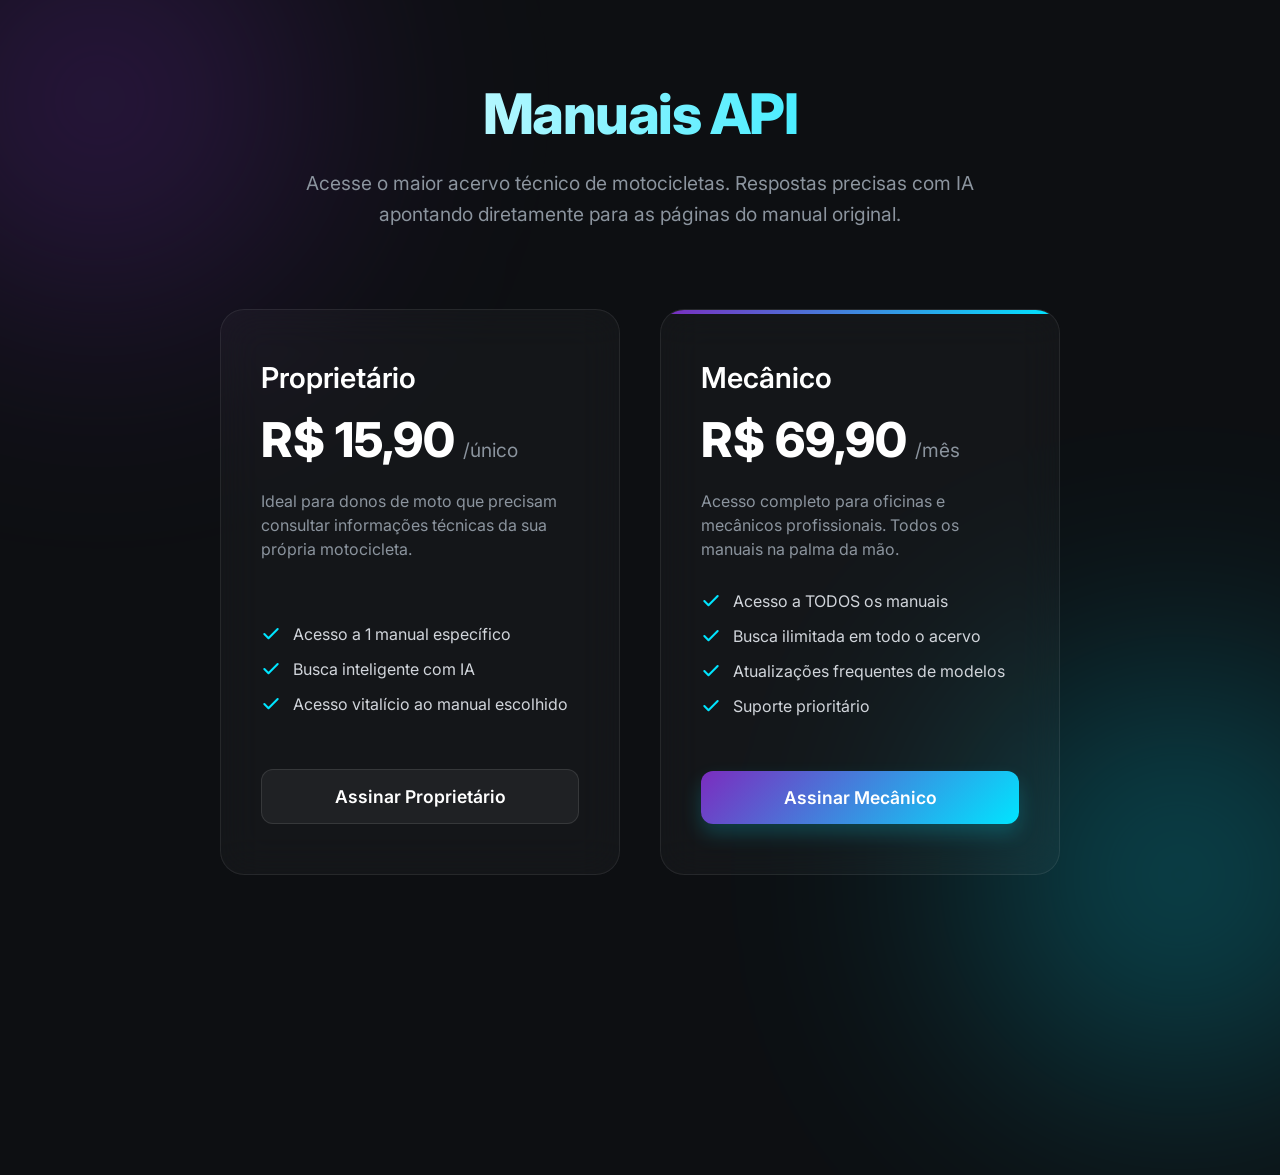
<file: app/static/sales.html>
<!DOCTYPE html>
<html lang="pt-BR">
<head>
    <meta charset="UTF-8">
    <meta name="viewport" content="width=device-width, initial-scale=1.0">
    <title>Manuais API - Acesso Exclusivo</title>
    <link href="https://fonts.googleapis.com/css2?family=Inter:wght@300;400;600;800&display=swap" rel="stylesheet">
    <style>
        :root {
            --bg-color: #0d0f12;
            --card-bg: rgba(255, 255, 255, 0.03);
            --card-border: rgba(255, 255, 255, 0.08);
            --primary: #00e5ff;
            --primary-hover: #00b3cc;
            --secondary: #7b2cbf;
            --text-main: #ffffff;
            --text-muted: #8b949e;
        }

        * {
            box-sizing: border-box;
            margin: 0;
            padding: 0;
            font-family: 'Inter', sans-serif;
        }

        body {
            background-color: var(--bg-color);
            color: var(--text-main);
            min-height: 100vh;
            display: flex;
            flex-direction: column;
            align-items: center;
            overflow-x: hidden;
            position: relative;
        }

        /* Background glow effects */
        .glow-1, .glow-2 {
            position: absolute;
            width: 600px;
            height: 600px;
            border-radius: 50%;
            filter: blur(120px);
            z-index: -1;
            opacity: 0.4;
            animation: float 10s infinite alternate ease-in-out;
        }

        .glow-1 {
            background: radial-gradient(circle, var(--secondary) 0%, transparent 70%);
            top: -200px;
            left: -200px;
        }

        .glow-2 {
            background: radial-gradient(circle, var(--primary) 0%, transparent 70%);
            bottom: -200px;
            right: -200px;
            animation-delay: -5s;
        }

        @keyframes float {
            0% { transform: translate(0, 0) scale(1); }
            100% { transform: translate(50px, 50px) scale(1.1); }
        }

        header {
            text-align: center;
            padding: 80px 20px 40px;
            max-width: 800px;
        }

        h1 {
            font-size: 3.5rem;
            font-weight: 800;
            background: linear-gradient(90deg, #fff, var(--primary));
            -webkit-background-clip: text;
            -webkit-text-fill-color: transparent;
            margin-bottom: 20px;
            letter-spacing: -1.5px;
        }

        header p {
            font-size: 1.2rem;
            color: var(--text-muted);
            line-height: 1.6;
        }

        .pricing-container {
            display: flex;
            gap: 40px;
            padding: 40px 20px 100px;
            max-width: 1000px;
            width: 100%;
            flex-wrap: wrap;
            justify-content: center;
        }

        .card {
            background: var(--card-bg);
            border: 1px solid var(--card-border);
            border-radius: 24px;
            padding: 50px 40px;
            width: 100%;
            max-width: 400px;
            backdrop-filter: blur(20px);
            -webkit-backdrop-filter: blur(20px);
            display: flex;
            flex-direction: column;
            transition: transform 0.4s cubic-bezier(0.175, 0.885, 0.32, 1.275), box-shadow 0.4s ease;
            position: relative;
            overflow: hidden;
        }

        .card::before {
            content: '';
            position: absolute;
            top: 0;
            left: 0;
            width: 100%;
            height: 4px;
            background: transparent;
            transition: background 0.4s ease;
        }

        .card:hover {
            transform: translateY(-10px);
            box-shadow: 0 30px 60px rgba(0,0,0,0.4);
            border-color: rgba(255, 255, 255, 0.2);
        }

        .card.premium::before {
            background: linear-gradient(90deg, var(--secondary), var(--primary));
        }

        .card h2 {
            font-size: 1.8rem;
            font-weight: 600;
            margin-bottom: 15px;
        }

        .price {
            font-size: 3rem;
            font-weight: 800;
            margin-bottom: 20px;
            display: flex;
            align-items: baseline;
        }

        .price span {
            font-size: 1.2rem;
            color: var(--text-muted);
            font-weight: 400;
            margin-left: 8px;
        }

        .description {
            color: var(--text-muted);
            margin-bottom: 30px;
            line-height: 1.5;
            flex-grow: 1;
        }

        .features {
            list-style: none;
            margin-bottom: 40px;
        }

        .features li {
            display: flex;
            align-items: center;
            margin-bottom: 15px;
            color: #d1d5db;
        }

        .features li svg {
            width: 20px;
            height: 20px;
            margin-right: 12px;
            fill: none;
            stroke: var(--primary);
            stroke-width: 2.5;
            stroke-linecap: round;
            stroke-linejoin: round;
        }

        .btn {
            background: rgba(255,255,255,0.05);
            color: #fff;
            text-decoration: none;
            padding: 16px 32px;
            border-radius: 12px;
            text-align: center;
            font-weight: 600;
            font-size: 1.1rem;
            border: 1px solid rgba(255,255,255,0.1);
            transition: all 0.3s ease;
            cursor: pointer;
            width: 100%;
        }

        .btn:hover {
            background: rgba(255,255,255,0.1);
            transform: scale(1.02);
        }

        .btn-primary {
            background: linear-gradient(135deg, var(--secondary), var(--primary));
            border: none;
            box-shadow: 0 10px 20px rgba(0, 229, 255, 0.2);
        }

        .btn-primary:hover {
            background: linear-gradient(135deg, #8c36db, #00f0ff);
            box-shadow: 0 15px 30px rgba(0, 229, 255, 0.3);
        }

        @media (max-width: 768px) {
            h1 { font-size: 2.5rem; }
            .pricing-container { flex-direction: column; align-items: center; }
            .card { width: 100%; }
        }
    </style>
</head>
<body>
    <div class="glow-1"></div>
    <div class="glow-2"></div>

    <header>
        <h1>Manuais API</h1>
        <p>Acesse o maior acervo técnico de motocicletas. Respostas precisas com IA apontando diretamente para as páginas do manual original.</p>
    </header>

    <div class="pricing-container">
        <!-- Plano Proprietário -->
        <div class="card">
            <h2>Proprietário</h2>
            <div class="price">R$ 15,90<span>/único</span></div>
            <p class="description">Ideal para donos de moto que precisam consultar informações técnicas da sua própria motocicleta.</p>
            
            <ul class="features">
                <li>
                    <svg viewBox="0 0 24 24"><polyline points="20 6 9 17 4 12"></polyline></svg>
                    Acesso a 1 manual específico
                </li>
                <li>
                    <svg viewBox="0 0 24 24"><polyline points="20 6 9 17 4 12"></polyline></svg>
                    Busca inteligente com IA
                </li>
                <li>
                    <svg viewBox="0 0 24 24"><polyline points="20 6 9 17 4 12"></polyline></svg>
                    Acesso vitalício ao manual escolhido
                </li>
            </ul>

            <a href="/login" class="btn">Assinar Proprietário</a>
        </div>

        <!-- Plano Mecânico -->
        <div class="card premium">
            <h2>Mecânico</h2>
            <div class="price">R$ 69,90<span>/mês</span></div>
            <p class="description">Acesso completo para oficinas e mecânicos profissionais. Todos os manuais na palma da mão.</p>
            
            <ul class="features">
                <li>
                    <svg viewBox="0 0 24 24"><polyline points="20 6 9 17 4 12"></polyline></svg>
                    Acesso a TODOS os manuais
                </li>
                <li>
                    <svg viewBox="0 0 24 24"><polyline points="20 6 9 17 4 12"></polyline></svg>
                    Busca ilimitada em todo o acervo
                </li>
                <li>
                    <svg viewBox="0 0 24 24"><polyline points="20 6 9 17 4 12"></polyline></svg>
                    Atualizações frequentes de modelos
                </li>
                <li>
                    <svg viewBox="0 0 24 24"><polyline points="20 6 9 17 4 12"></polyline></svg>
                    Suporte prioritário
                </li>
            </ul>

            <a href="/login" class="btn btn-primary">Assinar Mecânico</a>
        </div>
    </div>
</body>
</html>
</file>
